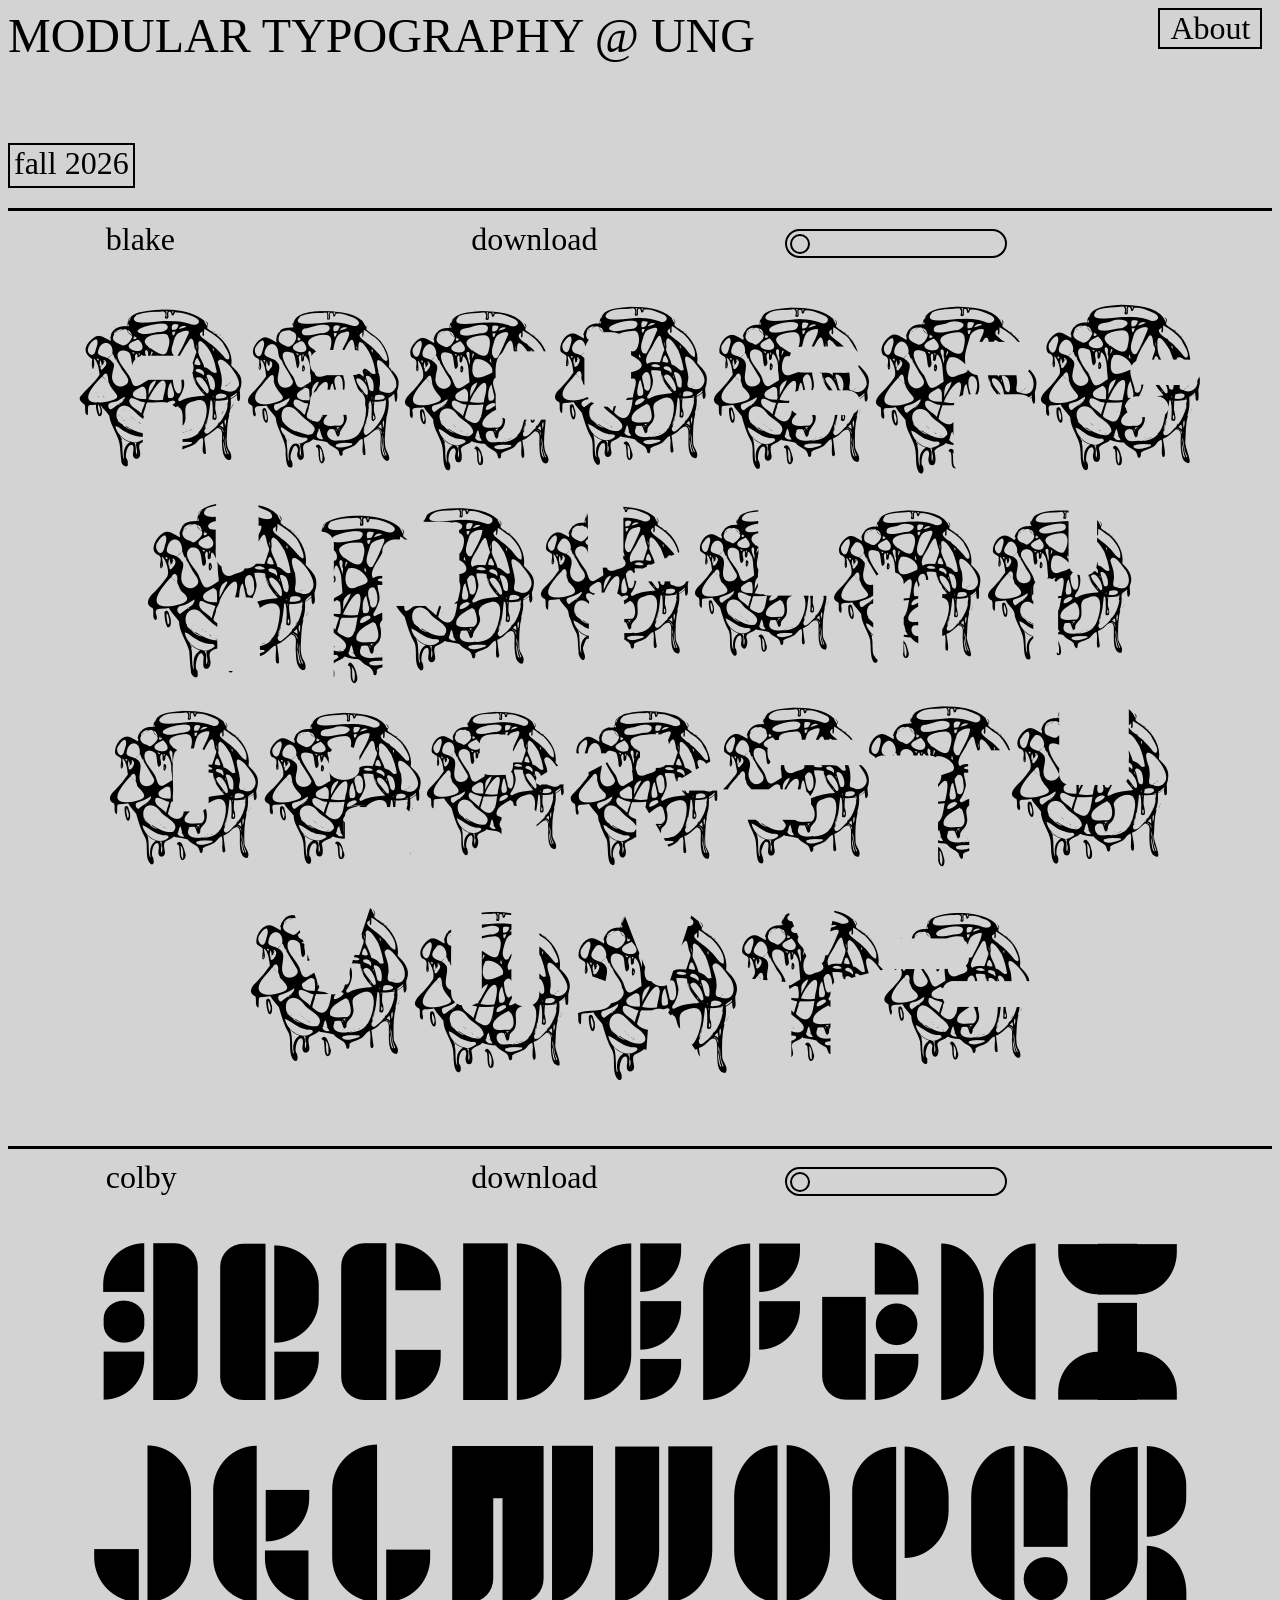
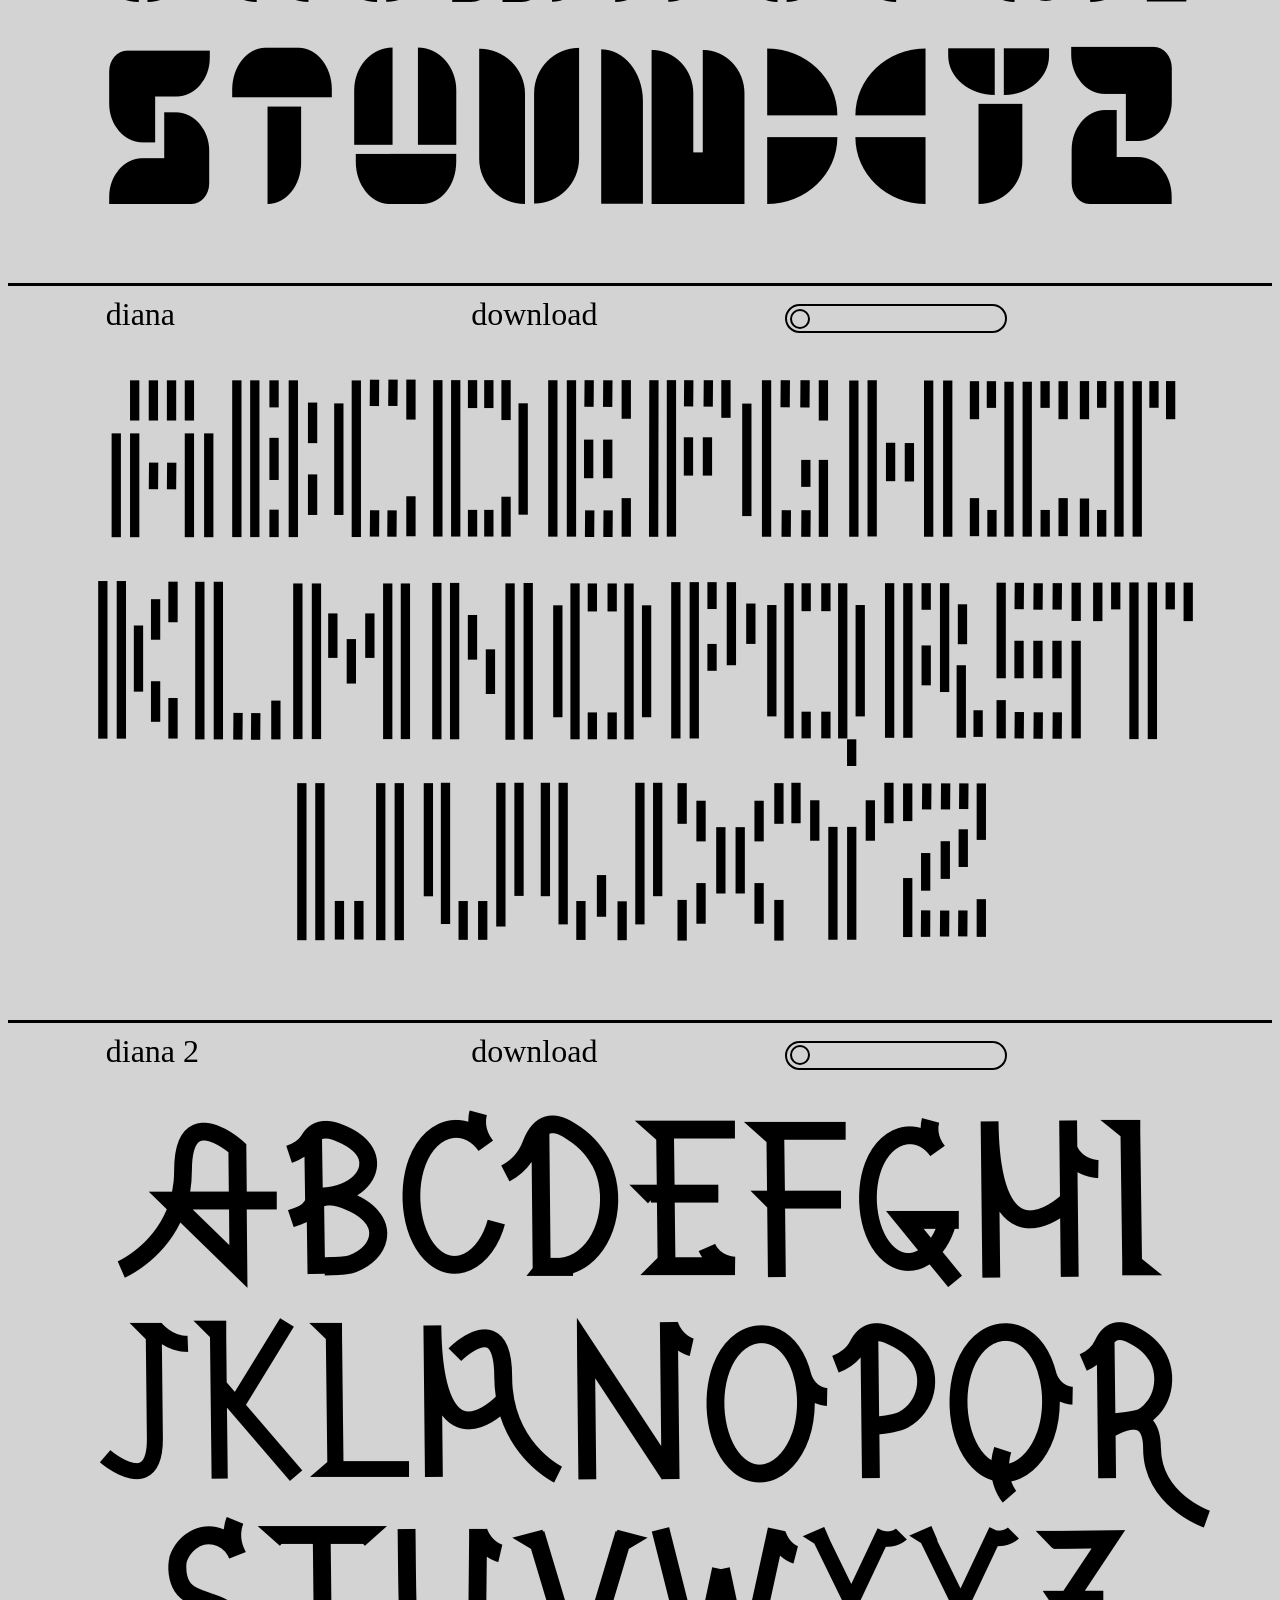
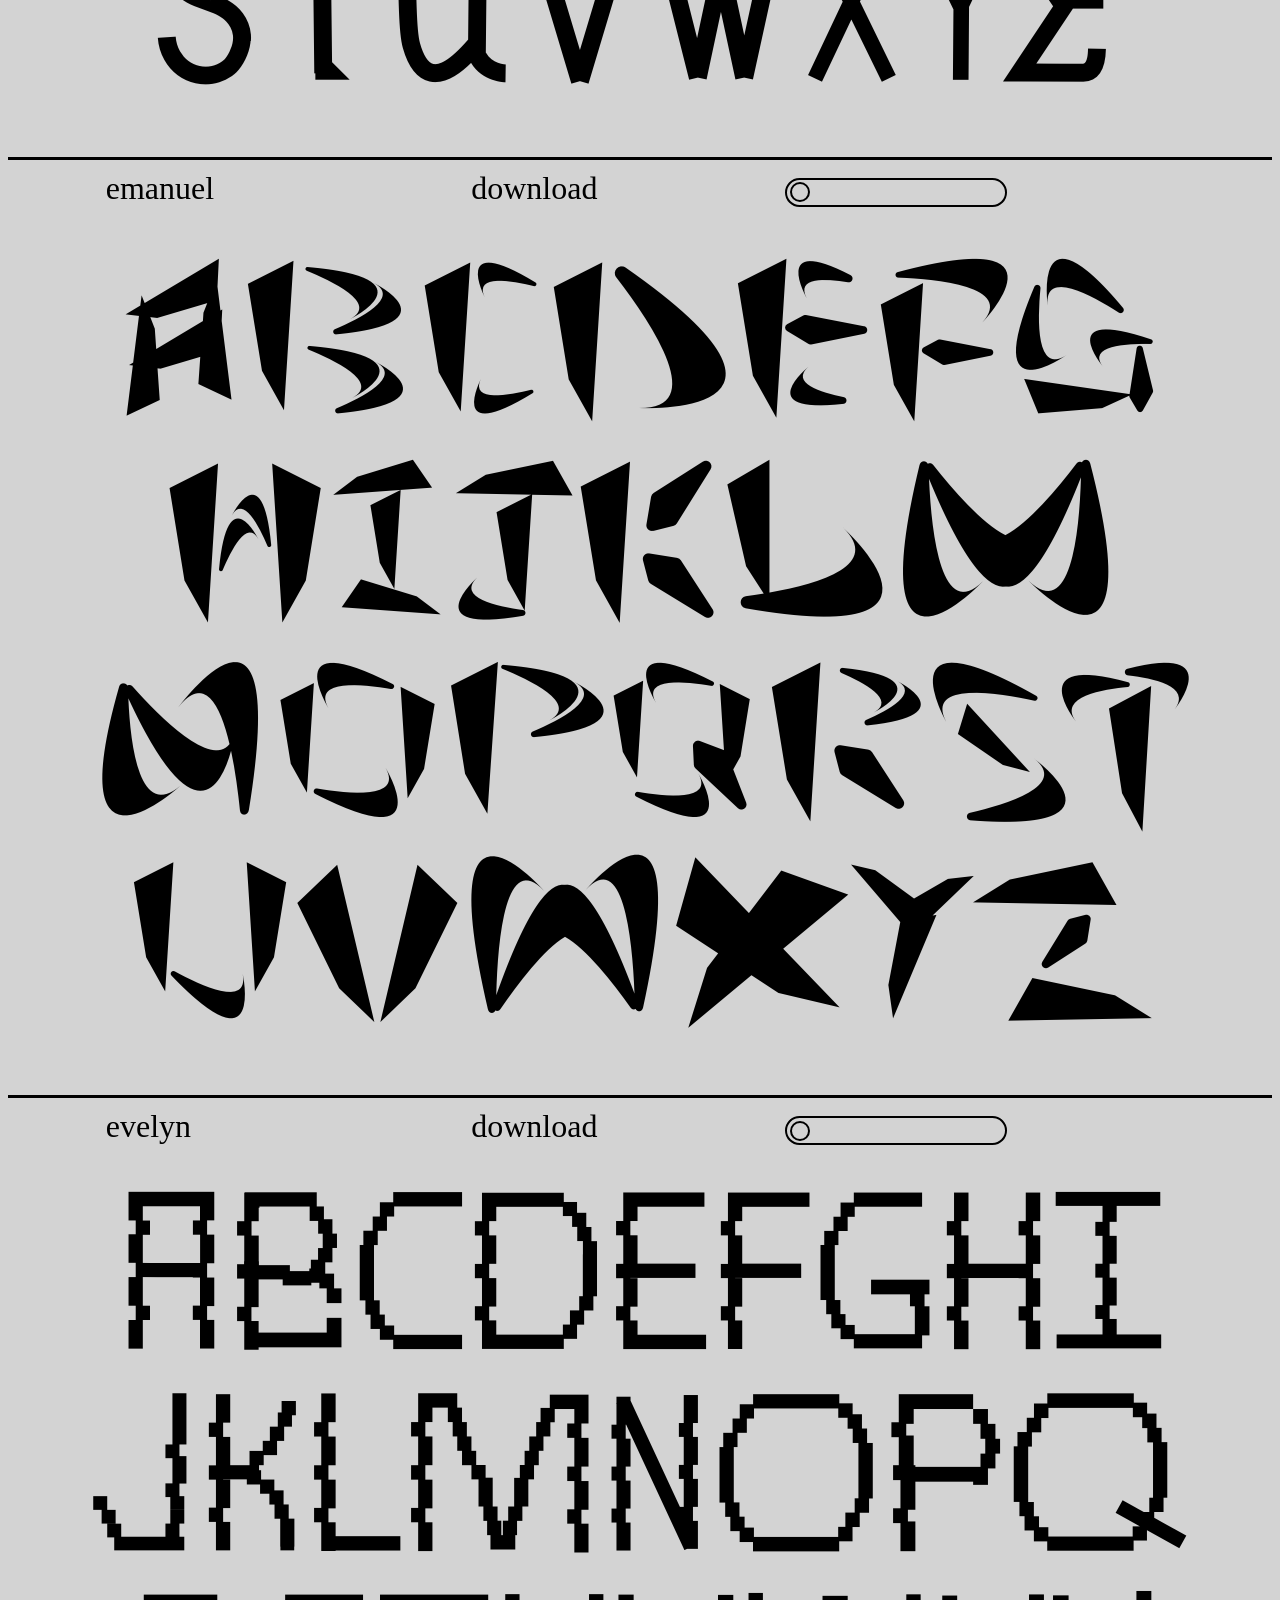
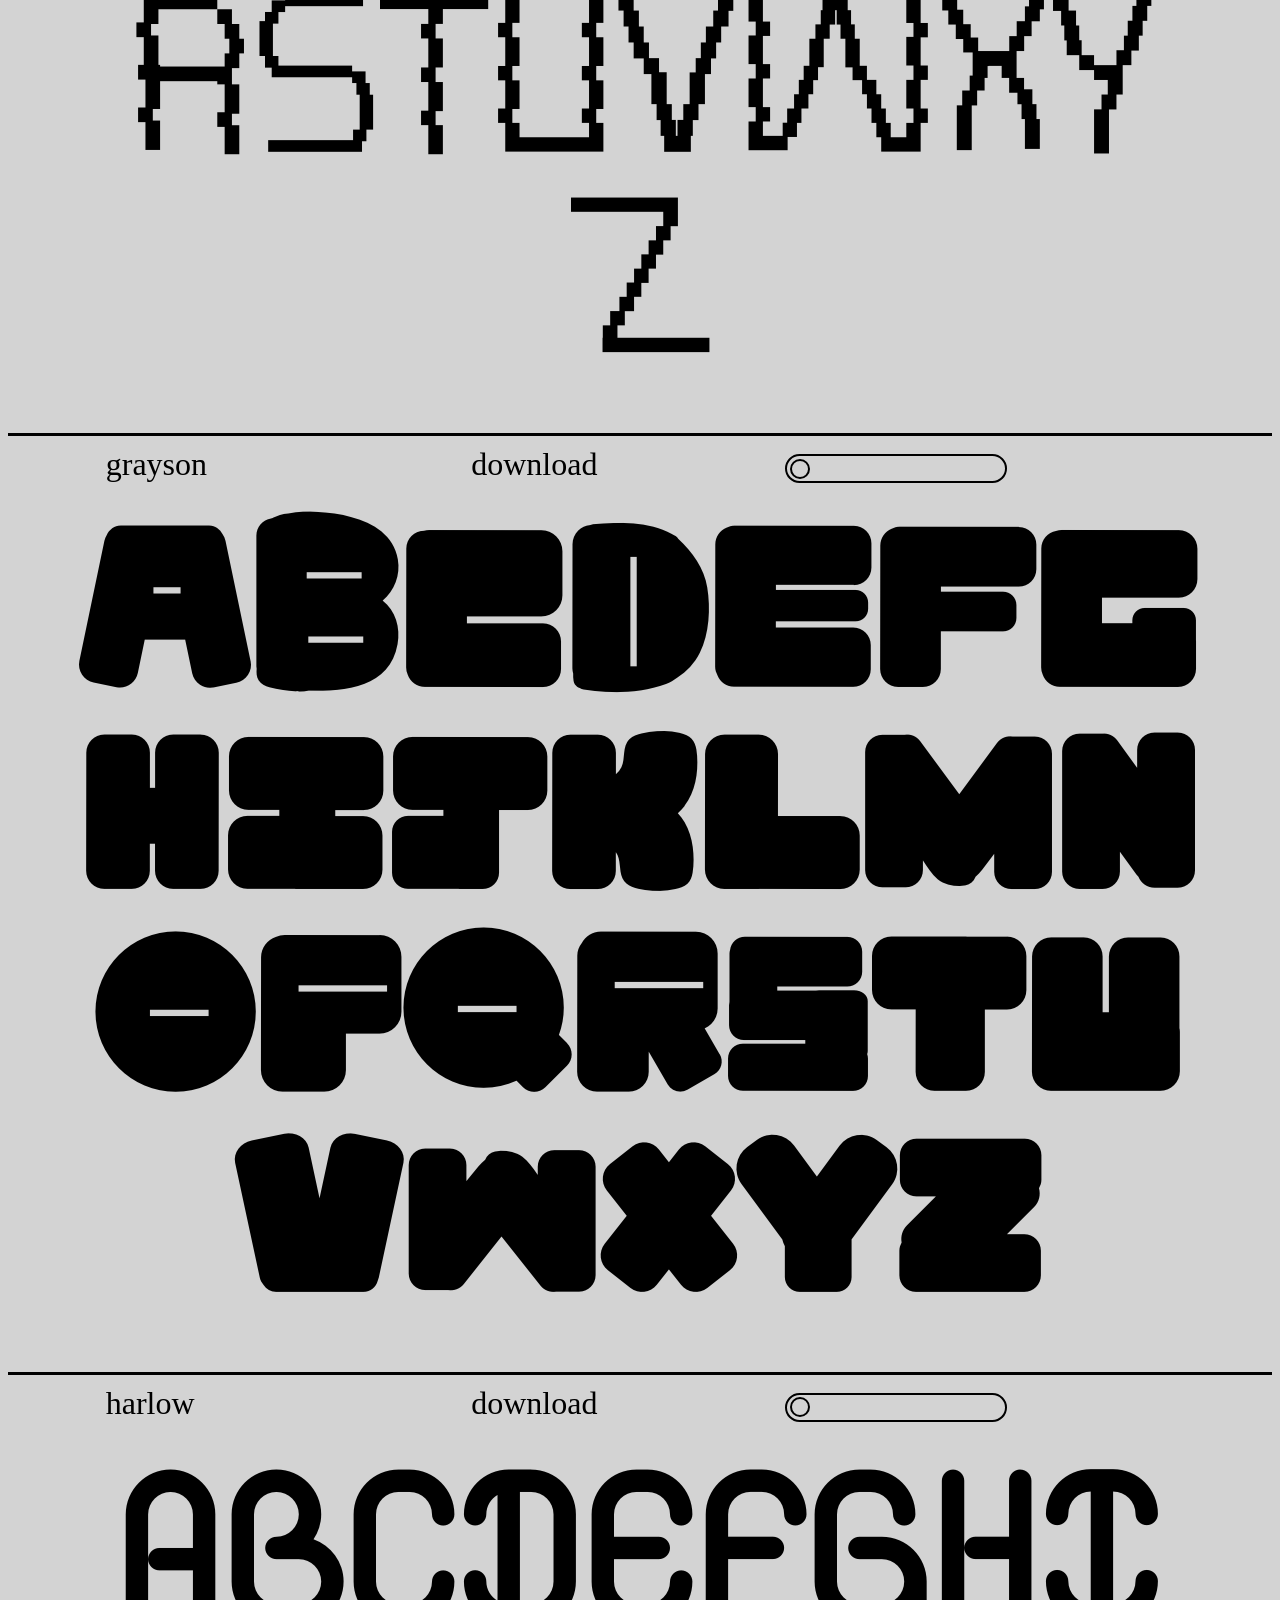
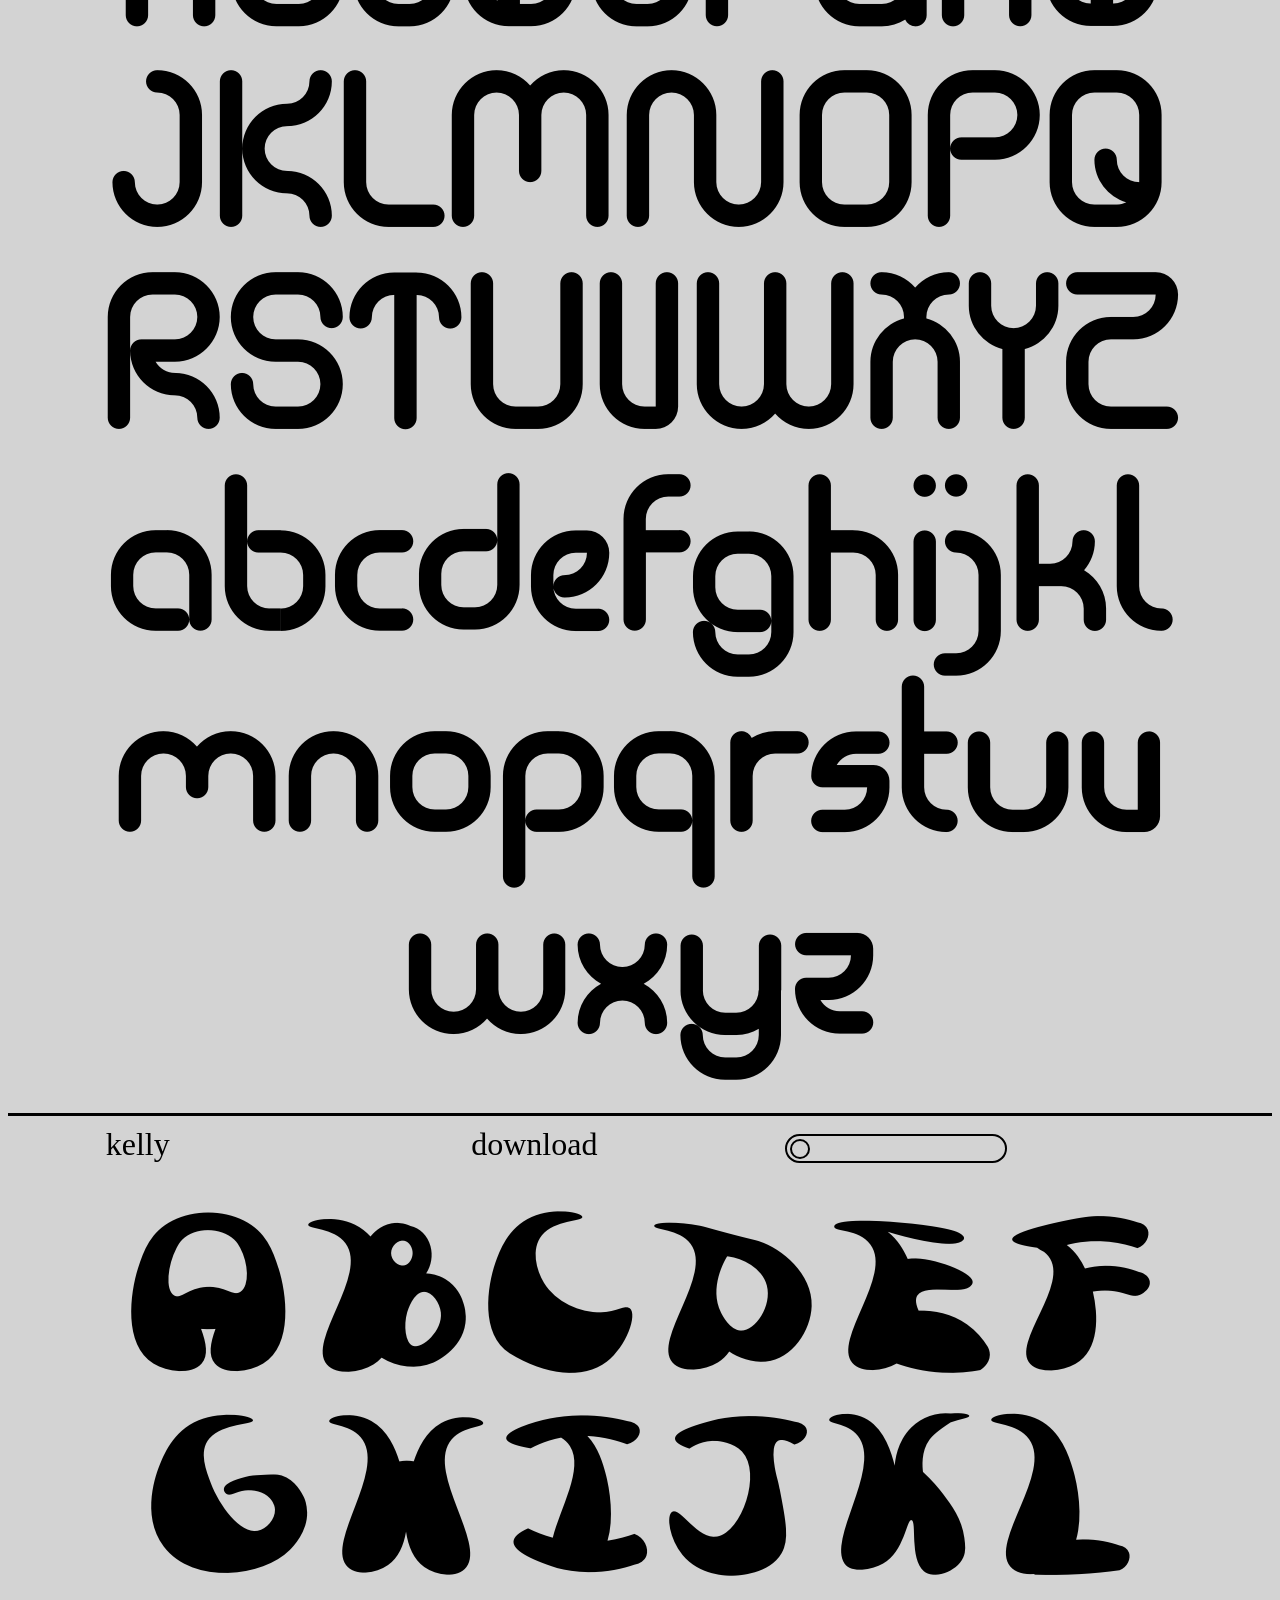
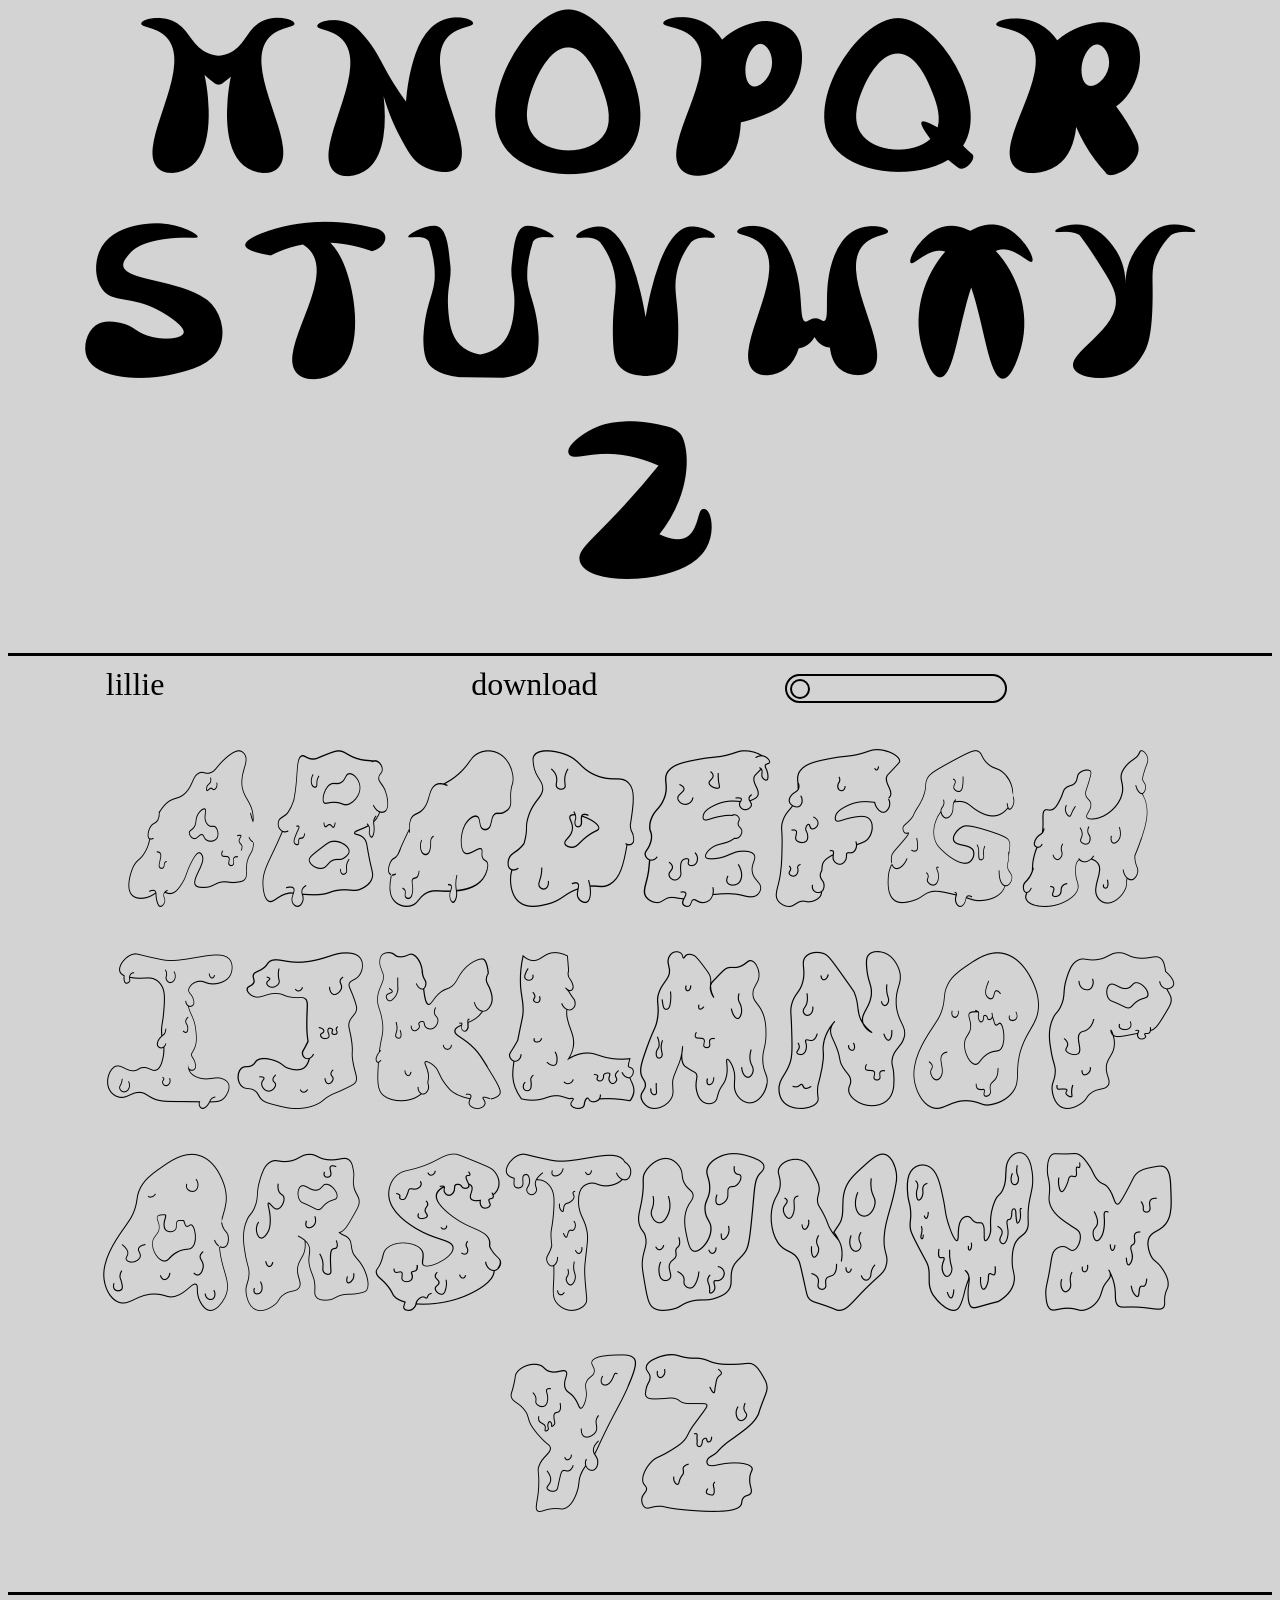
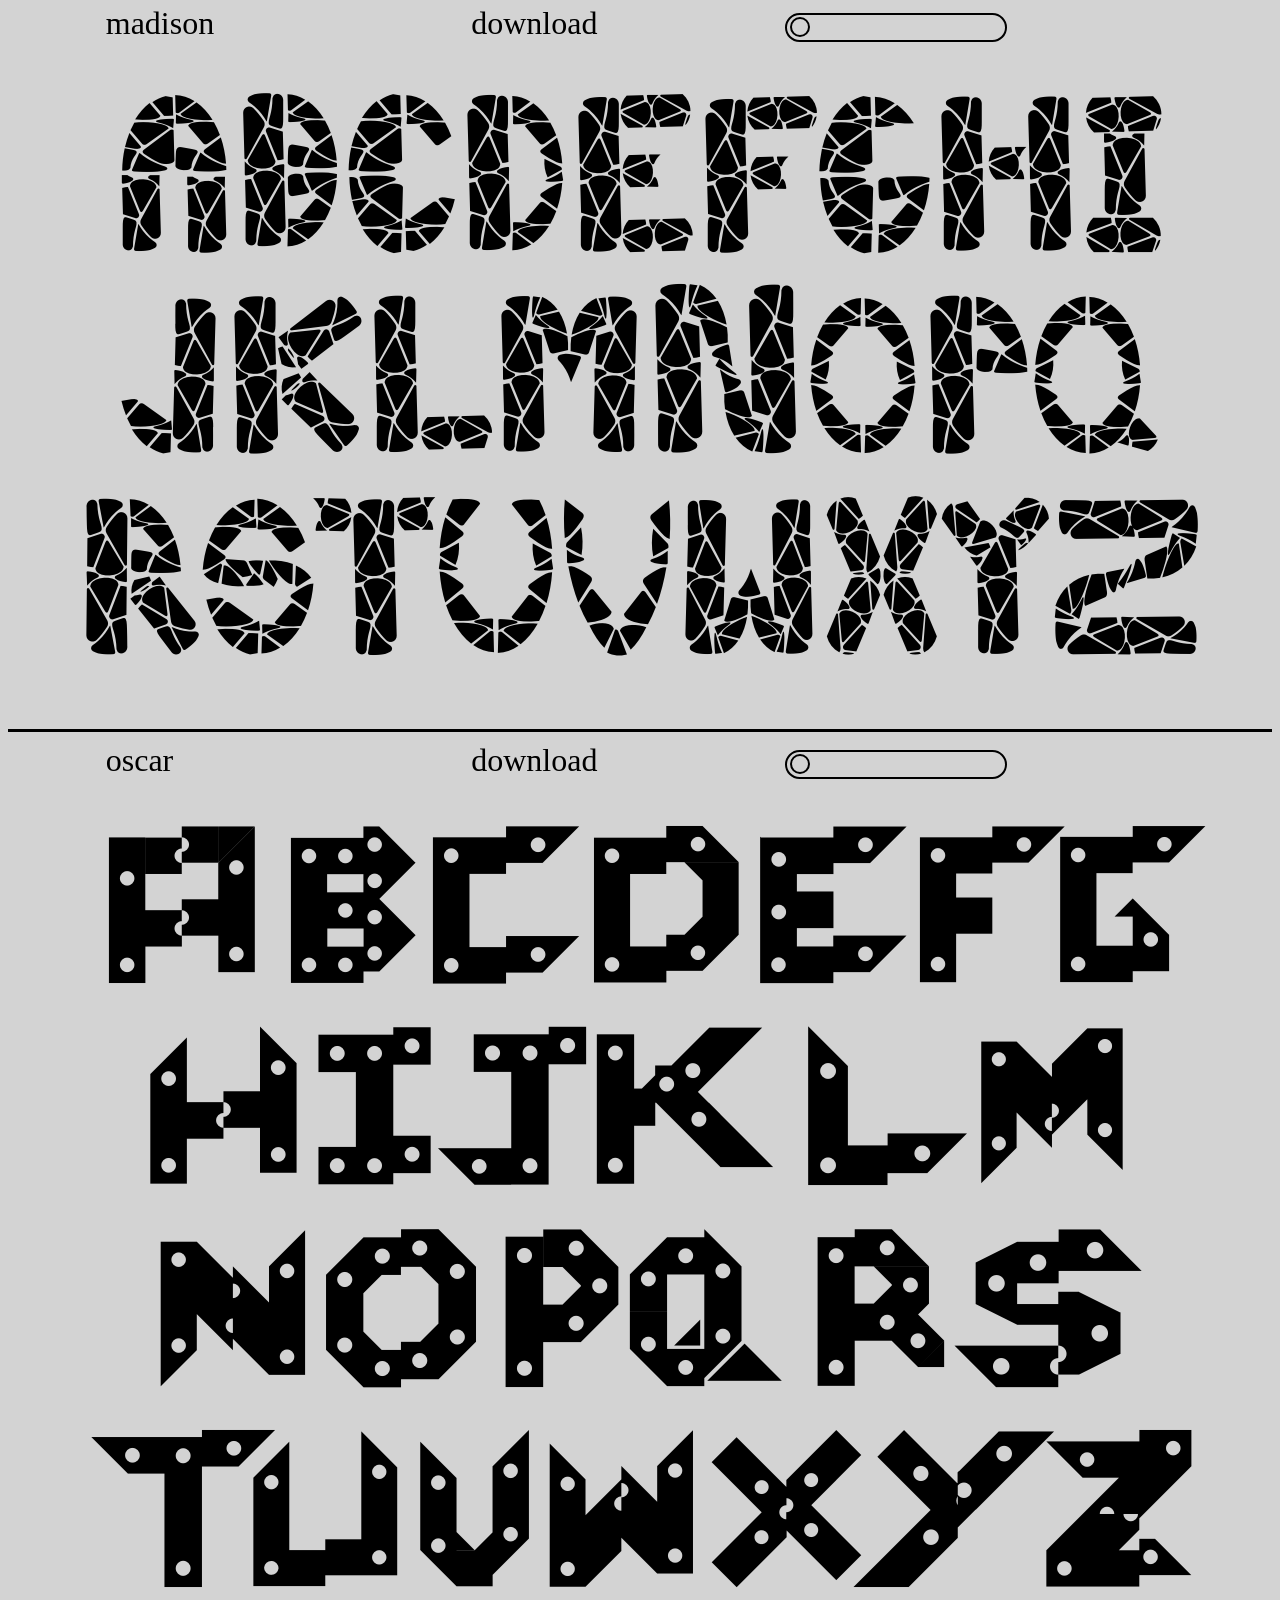
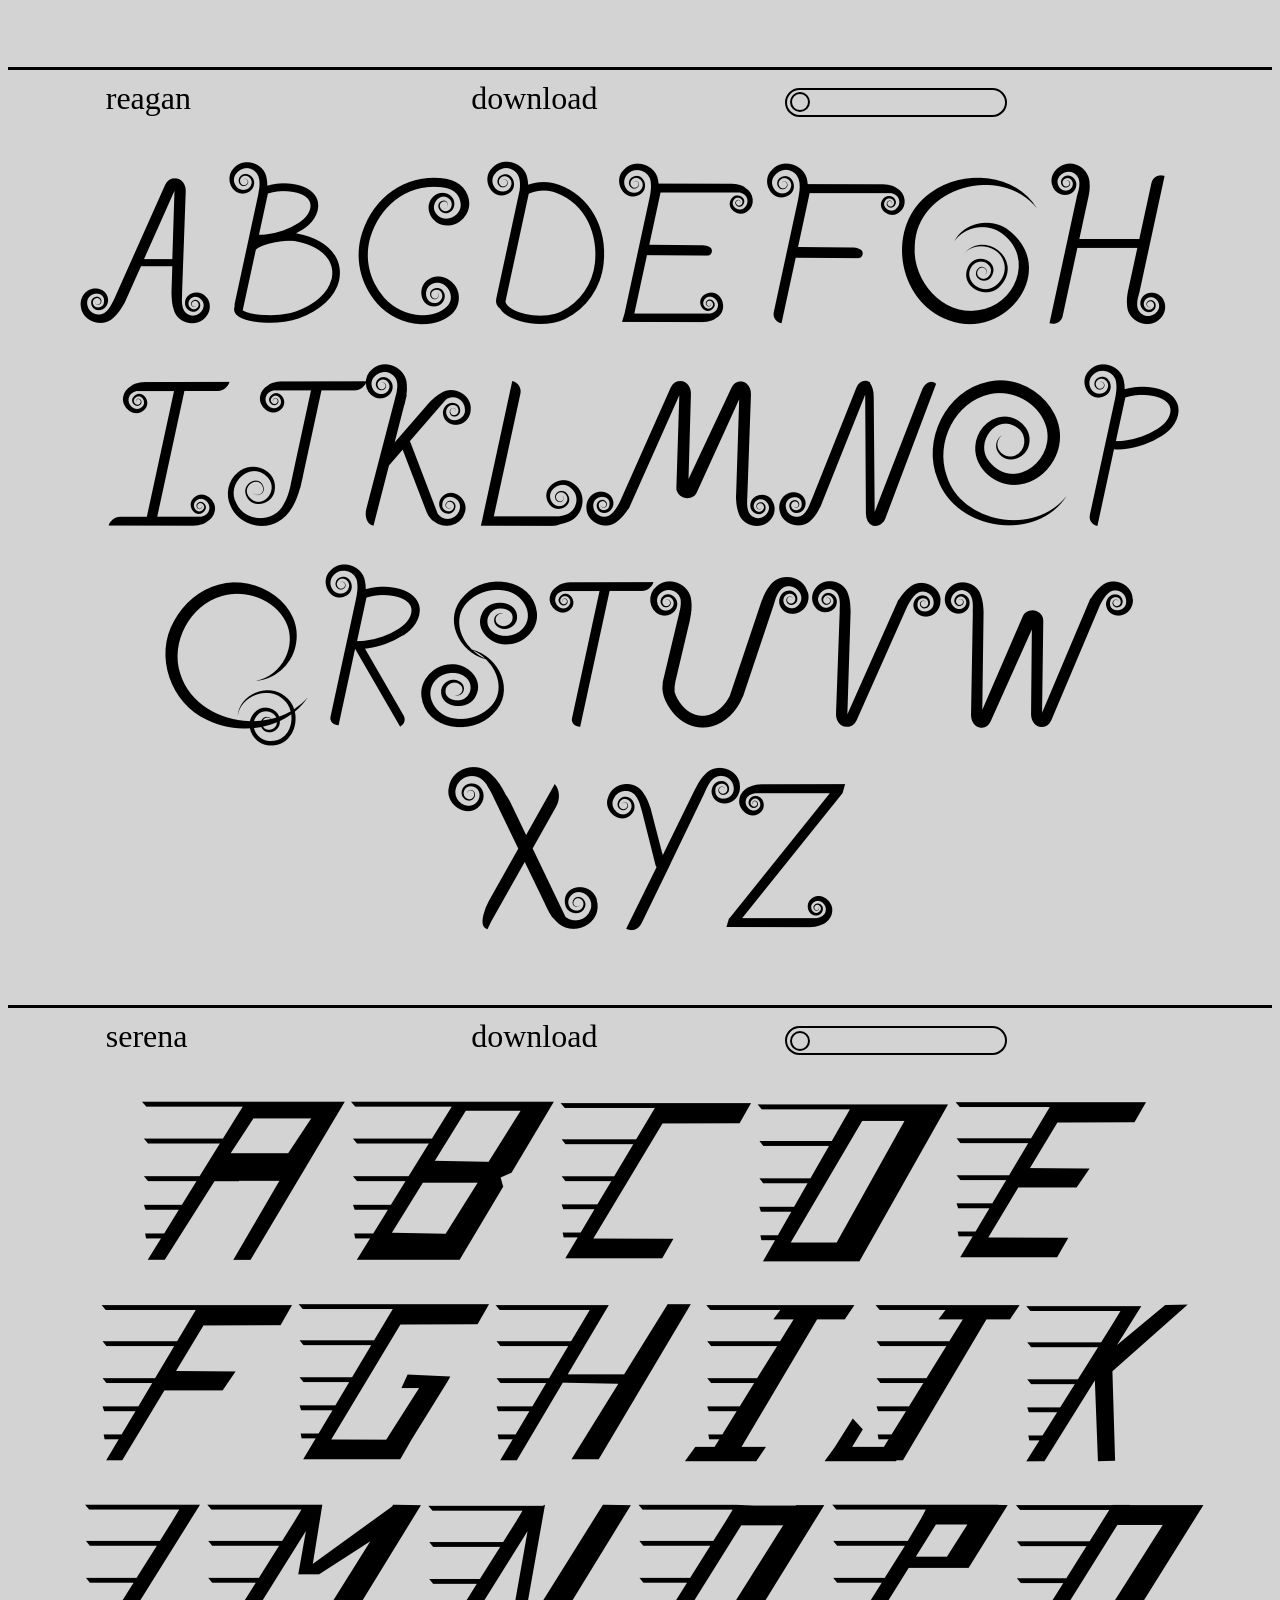
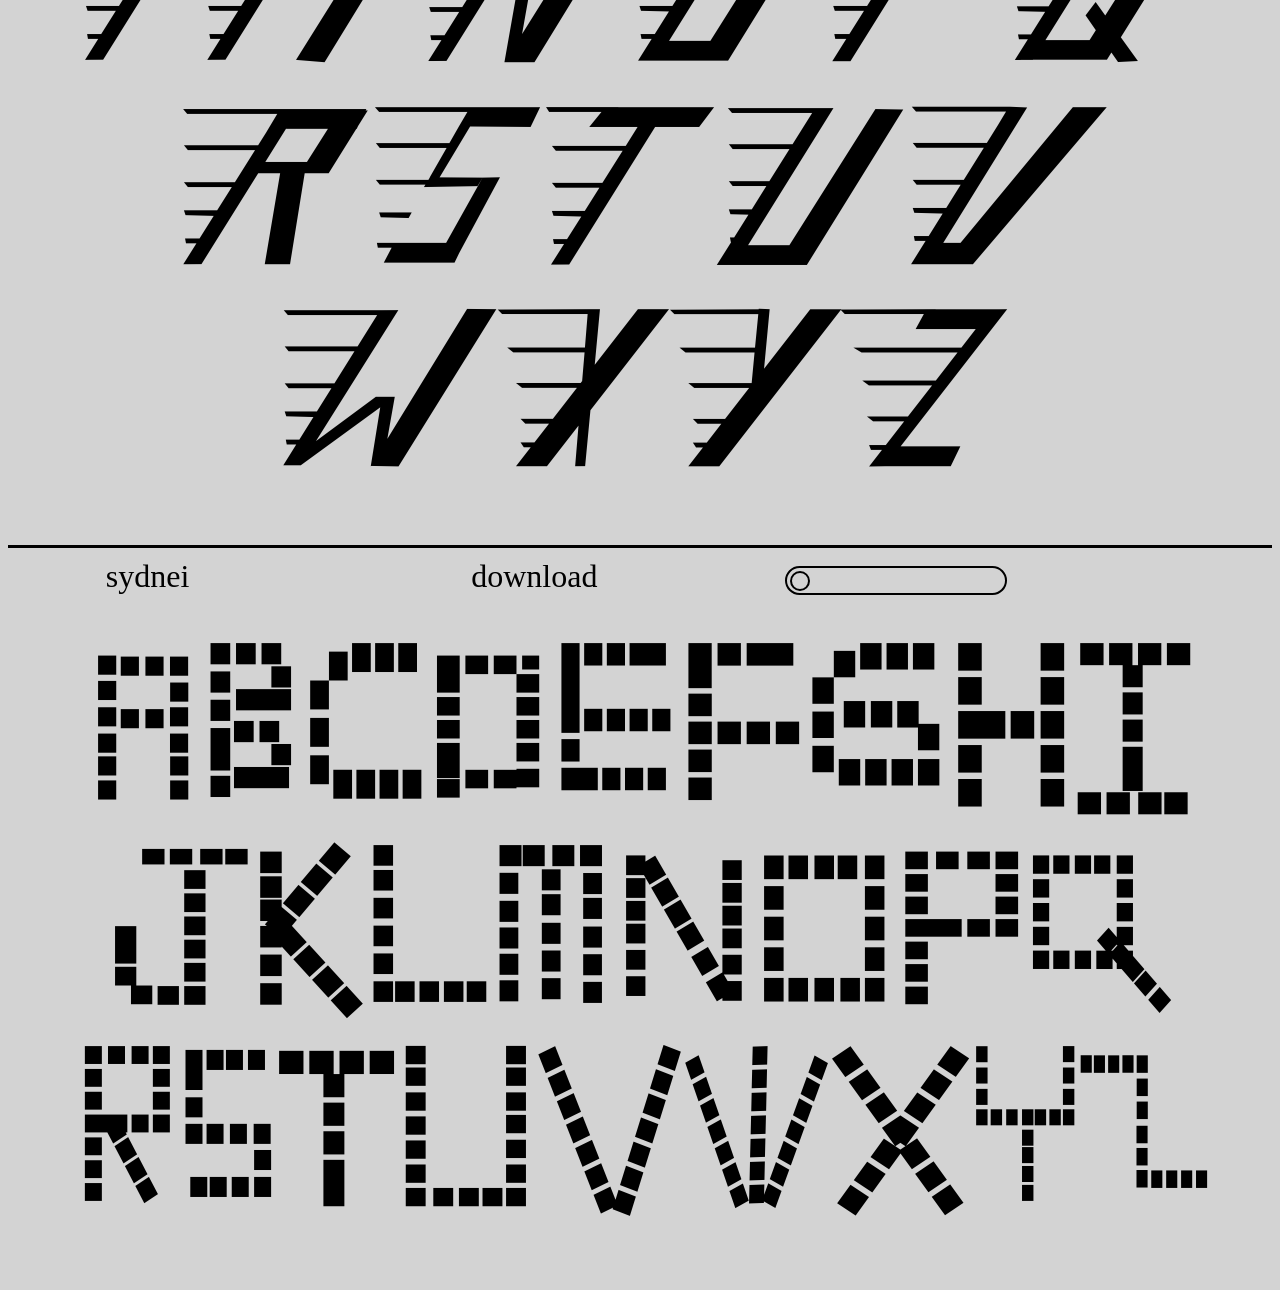
<file: index.html>
<!DOCTYPE html>
<html>
  <head>
    <script src="https://ajax.googleapis.com/ajax/libs/jquery/3.5.1/jquery.min.js"></script>
    <script src="script.js"></script>
    <link rel="stylesheet" href="style.css" media="screen" />
    <title>Modular Typography</title>
    <link
      rel="icon"
      type="image/png"
      href="https://cdn.glitch.global/ddb6006c-caa0-43e6-abef-065a026137f5/favicon-16x16.png?v=1731301196773"
    />
  </head>
  <body>
    <div id="navigation">
       <div id="info">
        <button class="titleButtons" id="about">About</button>
        <div id="siteTitle">Modular Typography @ UNG</div>
        <a class="infoButtons" id="fullautohp" href="/"
          >
        </a>
        <!-- <div class="titleButtons" id="sketches" href="sketches.html">
          Modular Type
        </div> -->

        <!--    <button class="titleButtons" id="darkmode" onclick="darkMode()">Light Mode</button> -->
      </div>
    </div>

    <div class="intro" id="intro">
      <p id="introText">
        After completing your designs for five modular words in Part I, you will
        selected one word and expanded it into a complete uppercase alphabet
        (A–Z). This alphabet built on your modular system and visual
        characteristics you developed for that word, ensuring that the same
        concept and structure were carried through every letter. Now you can use
        these typefaces however you'd like!
      </p>
    </div>

   

    <div class="allTypeThings">
       <div class="className">Fall 2026</div>

      <div class="typeInfo">
        <div class="typefaceNameDIV">
          <span class="typefaceName">Blake</span>
        </div>
        <div class="downloadbutton">
          <a
            class="atag"
            href="fonts/Blake.otf"
            >Download
          </a>
        </div>
        <input
          class="slider"
          type="range"
          min="40"
          max="1000"
          value="40"
          oninput="updateSize(this.value, Blake)"
        /><br />
        <div
          class="sample textarea"
          id="Blake"
          contenteditable="true"
          spellcheck="false"
          style="font-family: Blake"
        >
          abcdefghijklmnopqrstuvwxyz
        </div>
      </div>
      <style type="text/css">
        @font-face {
          font-family: Blake;
          src: url(fonts/Blake.otf);
        }
      </style>

      <div class="typeInfo">
        <div class="typefaceNameDIV">
          <span class="typefaceName">Colby</span>
        </div>
        <div class="downloadbutton">
          <a
            class="atag"
            href="fonts/Colby.otf"
            >Download
          </a>
        </div>
        <input
          class="slider"
          type="range"
          min="40"
          max="1000"
          value="40"
          oninput="updateSize(this.value, Colby)"
        /><br />
        <div
          class="sample textarea"
          id="Colby"
          contenteditable="true"
          spellcheck="false"
          style="font-family: Colby"
        >
          abcdefghijklmnopqrstuvwxyz
        </div>
      </div>
      <style type="text/css">
        @font-face {
          font-family: Colby;
          src: url(fonts/Colby.otf);
        }
      </style>

      <div class="typeInfo">
        <div class="typefaceNameDIV">
          <span class="typefaceName">Diana</span>
        </div>
        <div class="downloadbutton">
          <a
            class="atag"
            href="fonts/Diana.otf"
            >Download
          </a>
        </div>
        <input
          class="slider"
          type="range"
          min="40"
          max="1000"
          value="40"
          oninput="updateSize(this.value, Diana)"
        /><br />
        <div
          class="sample textarea"
          id="Diana"
          contenteditable="true"
          spellcheck="false"
          style="font-family: Diana"
        >
          abcdefghijklmnopqrstuvwxyz
        </div>
      </div>
      <style type="text/css">
        @font-face {
          font-family: Diana;
          src: url(fonts/Diana.otf);
        }
      </style>

      <div class="typeInfo">
        <div class="typefaceNameDIV">
          <span class="typefaceName">Diana 2</span>
        </div>
        <div class="downloadbutton">
          <a
            class="atag"
            href="fonts/Diana2.otf"
            >Download
          </a>
        </div>
        <input
          class="slider"
          type="range"
          min="40"
          max="1000"
          value="40"
          oninput="updateSize(this.value, Diana2)"
        /><br />
        <div
          class="sample textarea"
          id="Diana2"
          contenteditable="true"
          spellcheck="false"
          style="font-family: Diana2"
        >
          abcdefghijklmnopqrstuvwxyz
        </div>
      </div>
      <style type="text/css">
        @font-face {
          font-family: Diana2;
          src: url(fonts/Diana2.otf);
        }
      </style>

      <div class="typeInfo">
        <div class="typefaceNameDIV">
          <span class="typefaceName">Emanuel</span>
        </div>
        <div class="downloadbutton">
          <a
            class="atag"
            href="fonts/Emanuel.otf"
            >Download
          </a>
        </div>
        <input
          class="slider"
          type="range"
          min="40"
          max="1000"
          value="40"
          oninput="updateSize(this.value, Emanuel)"
        /><br />
        <div
          class="sample textarea"
          id="Emanuel"
          contenteditable="true"
          spellcheck="false"
          style="font-family: Emanuel"
        >
          abcdefghijklmnopqrstuvwxyz
        </div>
      </div>
      <style type="text/css">
        @font-face {
          font-family: Emanuel;
          src: url(fonts/Emanuel.otf);
        }
      </style>

      <div class="typeInfo">
        <div class="typefaceNameDIV">
          <span class="typefaceName">Evelyn</span>
        </div>
        <div class="downloadbutton">
          <a
            class="atag"
            href="fonts/Evelyn.otf"
            >Download
          </a>
        </div>
        <input
          class="slider"
          type="range"
          min="40"
          max="1000"
          value="40"
          oninput="updateSize(this.value, Evelyn)"
        /><br />
        <div
          class="sample textarea"
          id="Evelyn"
          contenteditable="true"
          spellcheck="false"
          style="font-family: Evelyn"
        >
          abcdefghijklmnopqrstuvwxyz
        </div>
      </div>
      <style type="text/css">
        @font-face {
          font-family: Evelyn;
          src: url(fonts/Evelyn.otf);
        }
      </style>

      <div class="typeInfo">
        <div class="typefaceNameDIV">
          <span class="typefaceName">Grayson</span>
        </div>
        <div class="downloadbutton">
          <a
            class="atag"
            href="fonts/Grayson.otf"
            >Download
          </a>
        </div>
        <input
          class="slider"
          type="range"
          min="40"
          max="1000"
          value="40"
          oninput="updateSize(this.value, Grayson)"
        /><br />
        <div
          class="sample textarea"
          id="Grayson"
          contenteditable="true"
          spellcheck="false"
          style="font-family: Grayson"
        >
          abcdefghijklmnopqrstuvwxyz
        </div>
      </div>
      <style type="text/css">
        @font-face {
          font-family: Grayson;
          src: url(fonts/Grayson.otf);
        }
      </style>

      <div class="typeInfo">
        <div class="typefaceNameDIV">
          <span class="typefaceName">Harlow</span>
        </div>
        <div class="downloadbutton">
          <a
            class="atag"
            href="fonts/Harlow.otf"
            >Download
          </a>
        </div>
        <input
          class="slider"
          type="range"
          min="40"
          max="1000"
          value="40"
          oninput="updateSize(this.value, Harlow)"
        /><br />
        <div
          class="sample textarea"
          id="Harlow"
          contenteditable="true"
          spellcheck="false"
          style="font-family: Harlow"
        >
          ABCDEFGHIJKLMNOPQRSTUVWXYZ<br>
          abcdefghijklmnopqrstuvwxyz
        </div>
      </div>
      <style type="text/css">
        @font-face {
          font-family: Harlow;
          src: url(fonts/Harlow.otf);
        }
      </style>

      <div class="typeInfo">
        <div class="typefaceNameDIV">
          <span class="typefaceName">Kelly</span>
        </div>
        <div class="downloadbutton">
          <a
            class="atag"
            href="fonts/Kelly.otf"
            >Download
          </a>
        </div>
        <input
          class="slider"
          type="range"
          min="40"
          max="1000"
          value="40"
          oninput="updateSize(this.value, Kelly)"
        /><br />
        <div
          class="sample textarea"
          id="Kelly"
          contenteditable="true"
          spellcheck="false"
          style="font-family: Kelly"
        >
          abcdefghijklmnopqrstuvwxyz
        </div>
      </div>
      <style type="text/css">
        @font-face {
          font-family: Kelly;
          src: url(fonts/Kelly.otf);
        }
      </style>

      <div class="typeInfo">
        <div class="typefaceNameDIV">
          <span class="typefaceName">Lillie</span>
        </div>
        <div class="downloadbutton">
          <a
            class="atag"
            href="fonts/Lillie.otf"
            >Download
          </a>
        </div>
        <input
          class="slider"
          type="range"
          min="40"
          max="1000"
          value="40"
          oninput="updateSize(this.value, Lillie)"
        /><br />
        <div
          class="sample textarea"
          id="Lillie"
          contenteditable="true"
          spellcheck="false"
          style="font-family: Lillie"
        >
          abcdefghijklmnopqrstuvwxyz
        </div>
      </div>
      <style type="text/css">
        @font-face {
          font-family: Lillie;
          src: url(fonts/Lillie.otf);
        }
      </style>

      <div class="typeInfo">
        <div class="typefaceNameDIV">
          <span class="typefaceName">Madison</span>
        </div>
        <div class="downloadbutton">
          <a
            class="atag"
            href="fonts/Madison.otf"
            >Download
          </a>
        </div>
        <input
          class="slider"
          type="range"
          min="40"
          max="1000"
          value="40"
          oninput="updateSize(this.value, Madison)"
        /><br />
        <div
          class="sample textarea"
          id="Madison"
          contenteditable="true"
          spellcheck="false"
          style="font-family: Madison"
        >
          abcdefghijklmnopqrstuvwxyz
        </div>
      </div>
      <style type="text/css">
        @font-face {
          font-family: Madison;
          src: url(fonts/Madison.otf);
        }
      </style>

      <div class="typeInfo">
        <div class="typefaceNameDIV">
          <span class="typefaceName">Oscar</span>
        </div>
        <div class="downloadbutton">
          <a
            class="atag"
            href="fonts/Oscar.otf"
            >Download
          </a>
        </div>
        <input
          class="slider"
          type="range"
          min="40"
          max="1000"
          value="40"
          oninput="updateSize(this.value, Oscar)"
        /><br />
        <div
          class="sample textarea"
          id="Oscar"
          contenteditable="true"
          spellcheck="false"
          style="font-family: Oscar"
        >
          abcdefghijklmnopqrstuvwxyz
        </div>
      </div>
      <style type="text/css">
        @font-face {
          font-family: Oscar;
          src: url(fonts/Oscar.otf);
        }
      </style>

      <div class="typeInfo">
        <div class="typefaceNameDIV">
          <span class="typefaceName">Reagan</span>
        </div>
        <div class="downloadbutton">
          <a
            class="atag"
            href="fonts/Reagan.otf"
            >Download
          </a>
        </div>
        <input
          class="slider"
          type="range"
          min="40"
          max="1000"
          value="40"
          oninput="updateSize(this.value, Reagan)"
        /><br />
        <div
          class="sample textarea"
          id="Reagan"
          contenteditable="true"
          spellcheck="false"
          style="font-family: Reagan"
        >
          abcdefghijklmnopqrstuvwxyz
        </div>
      </div>
      <style type="text/css">
        @font-face {
          font-family: Reagan;
          src: url(fonts/Reagan.otf);
        }
      </style>

      <div class="typeInfo">
        <div class="typefaceNameDIV">
          <span class="typefaceName">Serena</span>
        </div>
        <div class="downloadbutton">
          <a
            class="atag"
            href="fonts/Serena.otf"
            >Download
          </a>
        </div>
        <input
          class="slider"
          type="range"
          min="40"
          max="1000"
          value="40"
          oninput="updateSize(this.value, Serena)"
        /><br />
        <div
          class="sample textarea"
          id="Serena"
          contenteditable="true"
          spellcheck="false"
          style="font-family: Serena"
        >
          abcdefghijklmnopqrstuvwxyz
        </div>
      </div>
      <style type="text/css">
        @font-face {
          font-family: Serena;
          src: url(fonts/Serena.otf);
        }
      </style>

      <div class="typeInfo">
        <div class="typefaceNameDIV">
          <span class="typefaceName">Sydnei</span>
        </div>
        <div class="downloadbutton">
          <a
            class="atag"
            href="fonts/Sydnei.otf"
            >Download
          </a>
        </div>
        <input
          class="slider"
          type="range"
          min="40"
          max="1000"
          value="40"
          oninput="updateSize(this.value, Sydnei)"
        /><br />
        <div
          class="sample textarea"
          id="Sydnei"
          contenteditable="true"
          spellcheck="false"
          style="font-family: Sydnei"
        >
          abcdefghijklmnopqrstuvwxyz
        </div>
      </div>
      <style type="text/css">
        @font-face {
          font-family: Sydnei;
          src: url(fonts/Sydnei.otf);
        }
      </style>
    </div>

    <script type="text/javascript">
      function updateSize(newVal, id) {
        var newFontSize = newVal + "px";
        $(id).css("font-size", newFontSize);
      }

      function updateLineHeight(newVal, id) {
        var newFontSize = newVal + "px";
        $(id).css("line-height", newFontSize);
      }
    </script>
  </body>
</html>
</file>
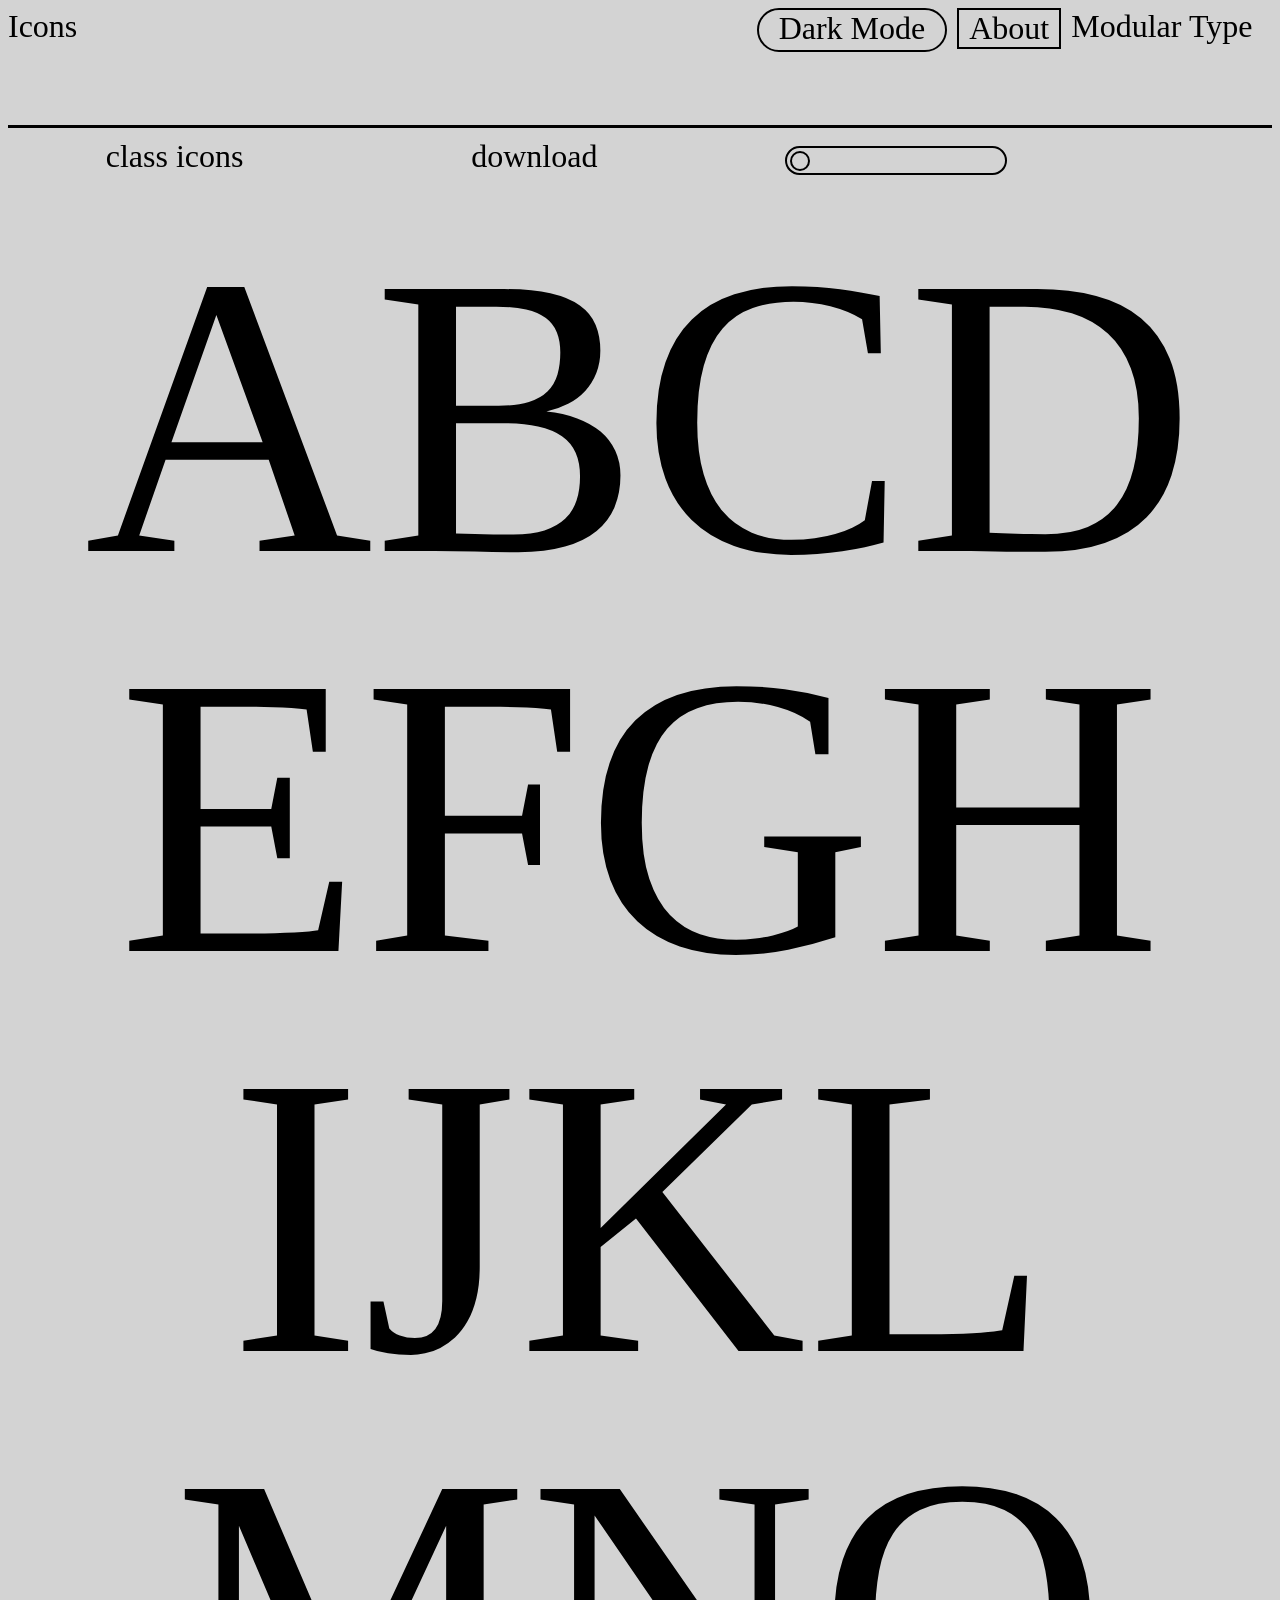
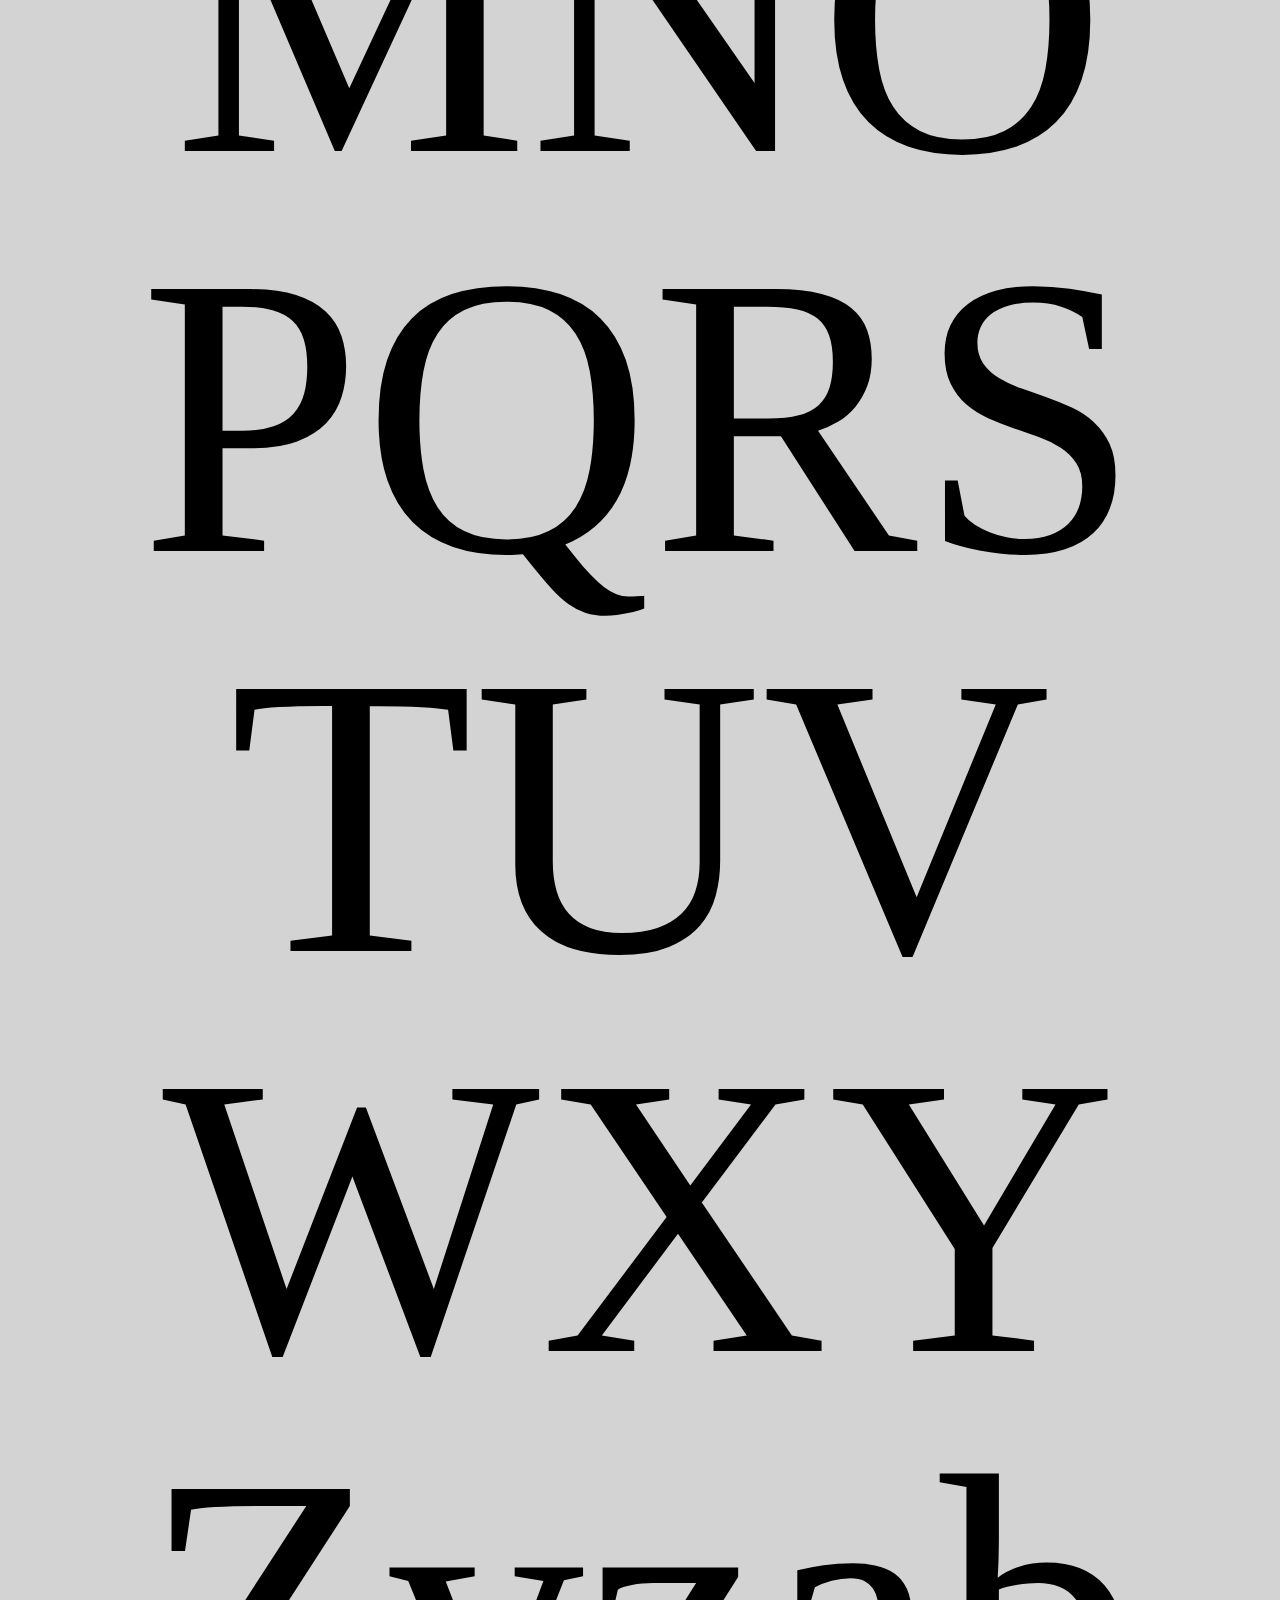
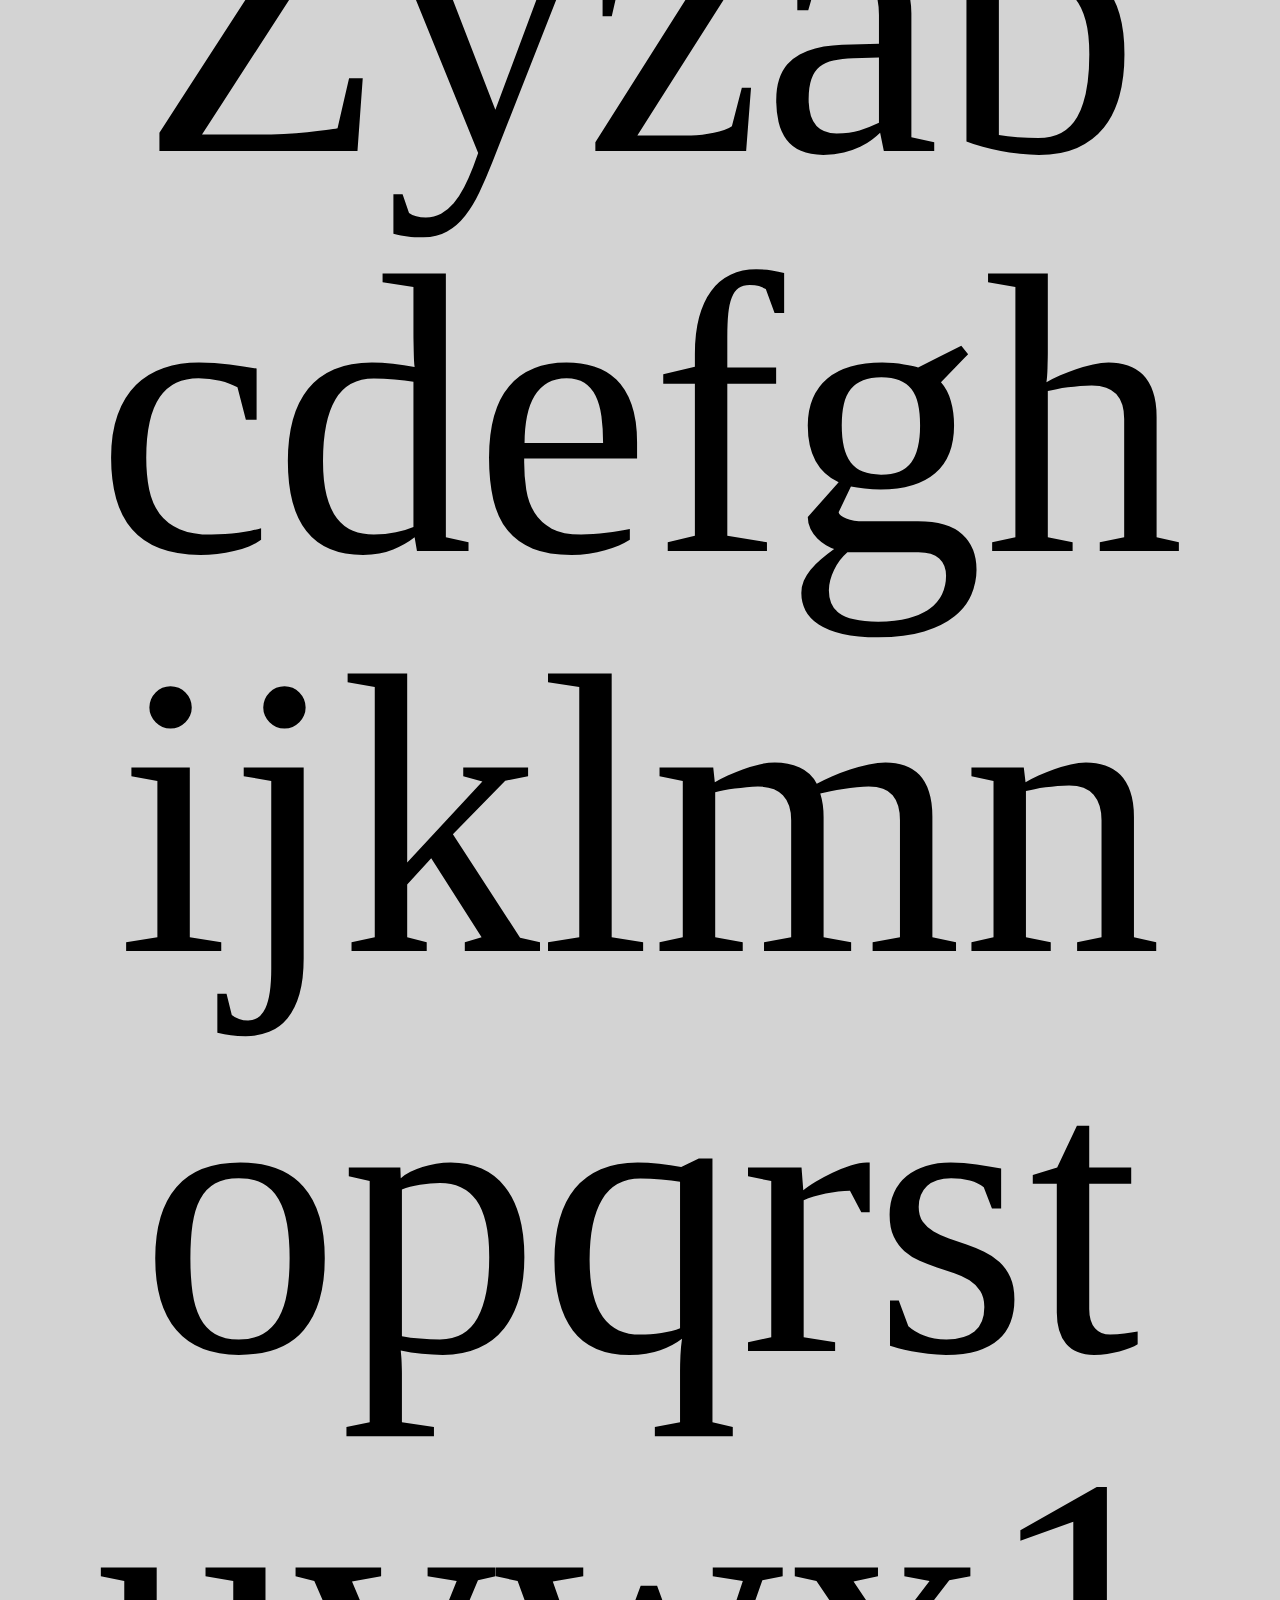
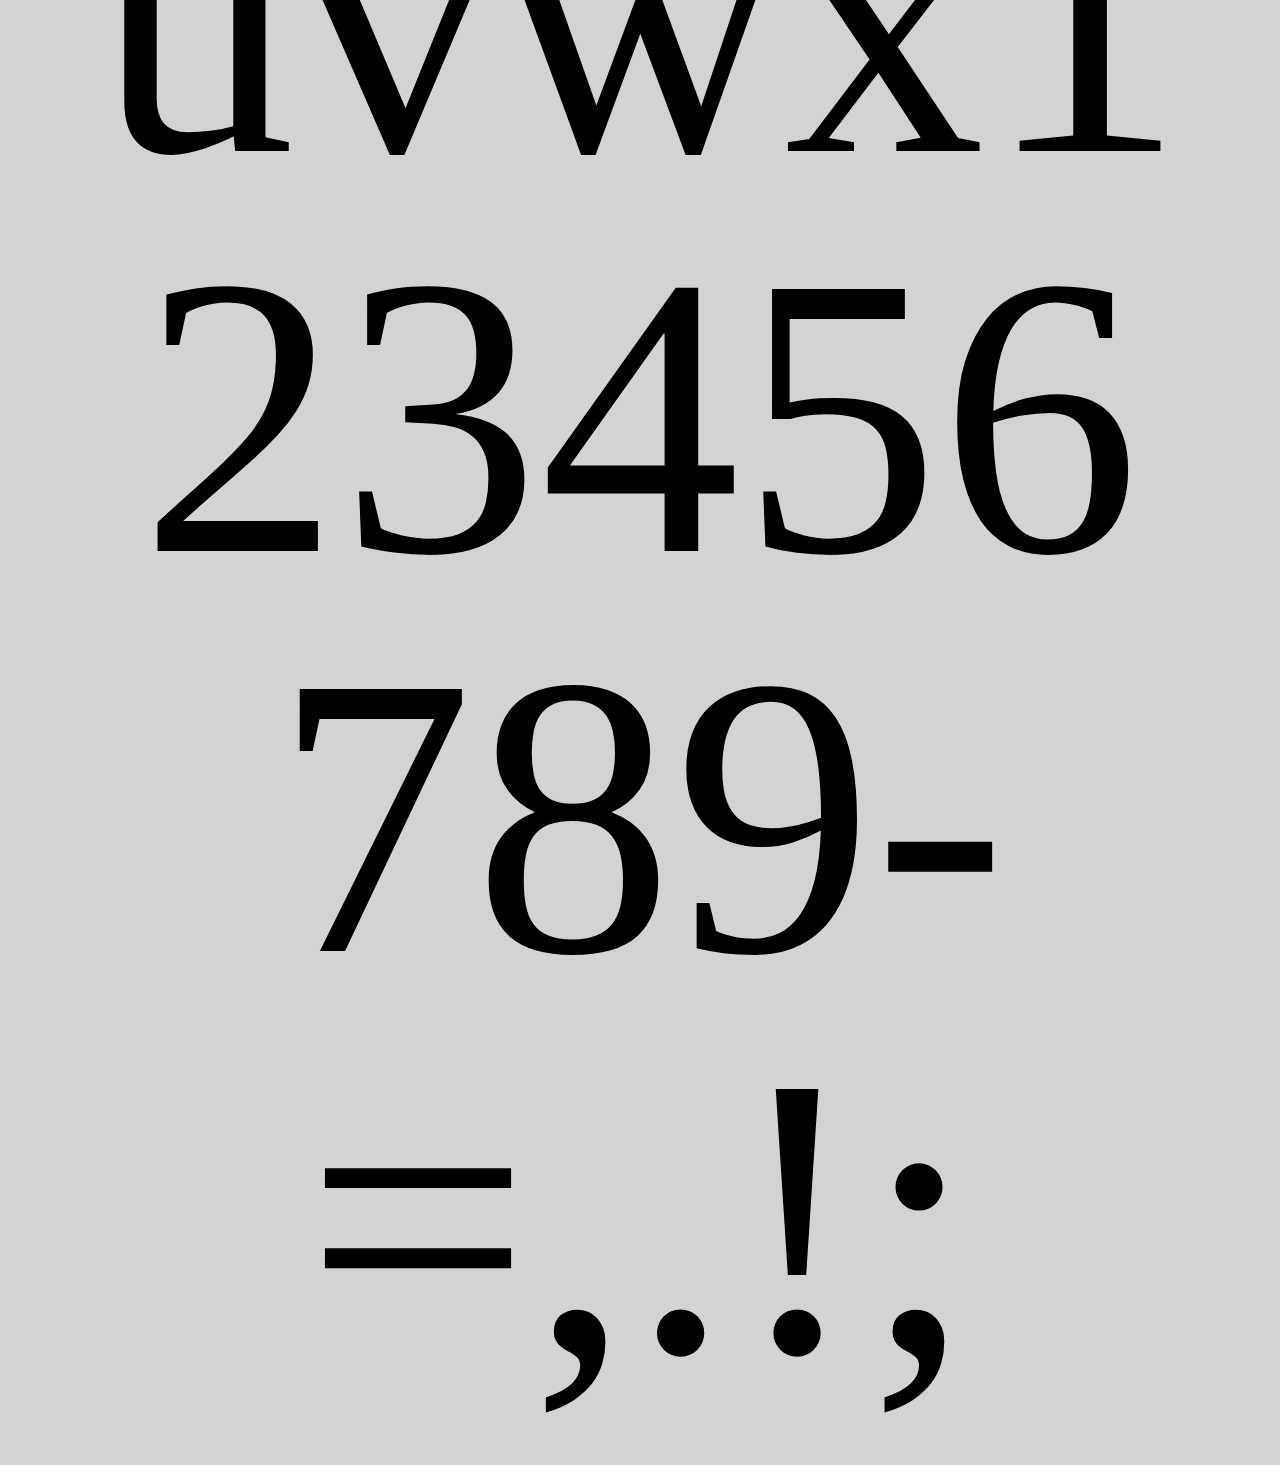
<file: icons.html>
<!DOCTYPE html>
<html>
<head>
  <script src="https://ajax.googleapis.com/ajax/libs/jquery/3.5.1/jquery.min.js"></script>
  <script src="script.js"></script>
  <link rel="stylesheet" href="style.css">
  <title>DSGN 101 Projects</title>
   <link rel="icon" type="image/png" href="https://cdn.glitch.global/ddb6006c-caa0-43e6-abef-065a026137f5/favicon-16x16.png?v=1731301196773"/>
</head>
<body>
  

  
<div id="navigation">
  <div id="info">
   
    <a class="infoButtons" id="fullautohp" href="/">Icons </a>
   
   
<!--      <a class="titleButtons" id="aboutp" href="https://cdn.glitch.me/ddb6006c-caa0-43e6-abef-065a026137f5/Let's%20Get%20Modular%20Lecture%20%E2%80%A2%20Fall%202024.mp4?v=1729032191018">Lecture</a> -->
      <a class="titleButtons" id="iconspage" href="/index.html">Modular Type</a>
        <button class="titleButtons" id="about" onclick="about()">About</button>
    <button class="titleButtons" id="darkmode" onclick="darkMode()">Dark Mode</button>
    
   
  </div> 
</div>


    

<div class="intro" id="intro">
    <p id="introText">

For this project, you developed a set of four icons that were uniform in their theme and characteristics. This typeface represents the entire class's icon set. Now you can use this typefaces however you'd like!
</p>
    </div>


<div class="allTypeThings"><div class="typeInfo"><div class="typefaceNameDIV"><span class="typefaceName">Class Icons<span> </div><div class="downloadbutton"><a class="atag" href="https://cdn.glitch.global/ddb6006c-caa0-43e6-abef-065a026137f5/Icons.otf?v=1731293060401" download>Download  </a></div><input class="slider" type="range" id="size" min="40" max="1000" value="40" oninput="updateSize(this.value, Icons)"><br><div class="sample" id="Icons" class="textarea" contenteditable="true" spellcheck="false" spellcheck="false"  style="font-family:Icons">ABCDEFGHIJKLMNOPQRSTUVWXYZyzabcdefghijklmnopqrstuvwx123456789-=,.!;</div></div>
<style type="text/css">
@font-face {
  font-family: Icons;
  src: url(https://cdn.glitch.global/ddb6006c-caa0-43e6-abef-065a026137f5/Icons.otf?v=1731293060401);
}

</style>



<script type="text/javascript">
function updateSize(newVal, id){
var newFontSize = newVal + "px";
$(id).css("font-size", newFontSize);
}

function updateLineHeight(newVal, id){
  var newFontSize = newVal + "px";
  $(id).css("line-height", newFontSize);

}

</script>

</body>
</html>
</file>
<file: style.css>
@font-face {
  font-family: honey;
  src: url(https://cdn.glitch.global/ddb6006c-caa0-43e6-abef-065a026137f5/G2Erika-Regular.woff2.otf?v=1729028930195);
}


/* width */
::-webkit-scrollbar {
  width: 20px;
}

/* Track */
::-webkit-scrollbar-track {
  background:white;
/*   border-left:2px solid black; */
}

/* Handle */
::-webkit-scrollbar-thumb {
  background:#d3d3d3;
}

/* Handle on hover */
::-webkit-scrollbar-thumb:hover {
  background: #555;
}


body {
  font-family: honey;
  background:#d3d3d3;
   color: black;
}

.dark-mode {
  background-color: black;
  color: white;
}

#darkmode{
  margin-right:10px;
  padding:0px 20px;
  padding-bottom:3px;
  border-radius:30px;
}

#siteTitle {
  font-size: 1.5em;
  text-transform: uppercase;
  margin-bottom: 5px;
  color: black;
}

p {
  width: 97%;
  overflow-x: hidden;
  margin-top: 10px;
  margin-bottom: 100px;
  text-align: center;
  padding-bottom: 50px;
}

h1 {
  left: 10px;
  font-family: sans-serif;
  font-size: 1em;
}

#introText {
    font-size: 2em;
    text-align: left;
    margin-bottom: 0px;
    padding-bottom: 20px;
}

.intro{
     display:none;
}

.about{
   display:block;
}



a {
  text-decoration: none;
/*   color: black; */
  /* margin-left: 10px; */
  margin-top: 0px;
  margin-bottom: 0px;
}

a:hover {
    text-decoration: underline;
}


.className {
  font-size: 2em;
  text-transform: lowercase;
  margin-bottom:20px;
/*   background:#8600EC; */
  border:2px solid black;
  width:fit-content;
  padding:4px;
  padding-top:0px;
  color:black;
}

.typefaceName {
    font-size: 2em;
  text-transform: lowercase;
/*   background:white; */
  padding:0px 10px;
}

.downloadbutton {
  text-decoration: none;
/*   color: black; */
  font-size: 2em;
  bottom: 25px;
  left: 10px;
  padding-top: 10px;
  text-transform: uppercase;
  max-width: 350px;
  text-transform: lowercase;
  margin-right: 10px;
}

.downloadbutton:hover {
  /* background-color: #00A16C; */
/*   color: black; */
  /* border-color: #E9E9F2; */
}

.header {
  position: fixed;
}

#block {
  height: 50px;
}

.atag {
  margin-top: 20px;
  text-decoration: none;
  color: inherit;
  margin: auto;
  display: block;
}

.atag:hover {
  color: inherit;
}

/* NEW CSS */

#info {
  display: block;
  width: 98vw;
  min-width: 350px;
  margin-bottom: 80px;
  margin-top: 0px;
  padding-top: 0px;
  font-size: 2em;
}

.infoButtons {
  margin-left: 0;
  color:black;
}

.infoButtons:hover {
  /* color: #00A16C; */
}

button {
/*  background-color: #E9E9F2; */
    font-family: honey;
    font-size: 1em;
    margin: auto;
    /* margin-bottom: 20px; */
    margin-top: 20px;
   border:2px solid black;
    background:transparent;
  
  }

button:hover {
  background:black;
  color: white;
}

  .titleButtons {
    /* margin-right: 0px; */
    /* margin-bottom: 20px; */
    margin-top: 0px;
    float: right;
    color:black;
    padding: 0px 10px;
  }


.sample {
  display: block;
  outline: none;
  font-size: 14em;
  overflow-wrap: break-word;
  width: 90%;
  line-height:.9;
  min-width: 350px;
  text-align: center;
  color: black;
  padding-top: 40px;
  padding-bottom: 40px;
  margin:0 auto;
}


/* .sample:hover {
color: black;
}
 */
#Icons{
  font-size: 400px;
  line-height:1
}


  .allTypeThings {
    /* display: flex; */
    /* flex-wrap: wrap; */
    margin-bottom: 20px;
        width: 100%;
    margin: 0 auto;
  }


  .typefaceNameDIV {
    padding-top: 10px;
     min-width: 200px;
  }

  input {
    appearance: inherit;
    width: 17%;
    background-color: #6e6e6e00;
    /* outline: 2px solid; */
    padding-top: 0px;
    border-radius: 60px;
    border:2px solid black;
    background: transparent;
    height: 25px;
     margin-top: 18px;
    padding-left: 3px;
  }

  .slider::-webkit-slider-thumb {
    -webkit-appearance: none; /* Override default look */
    appearance: none;
    width: 20px; /* Set a specific slider handle width */
    height: 20px; /* Slider handle height */
    border:2px solid black;
    border-radius: 50px;
    cursor: pointer; /* Cursor on hover */

  }

  .slider::-moz-range-thumb {
    width: 25px; /* Set a specific slider handle width */
    height: 25px; /* Slider handle height */
    background: none; /* Green background */
/*     border: solid; */
    border-color: black;
    border-radius: 50px;
    cursor: pointer; /* Cursor on hover */

  }

  .typeInfo {
    /* margin-right: 20px; */
    display: flex
;
    flex-wrap: wrap;
    border-top: solid;
    justify-content: space-around;
  }

  #leading {
    margin-top: 20px;
    margin-bottom: 20px;
  }
.titleButtons:hover {
  /* color: #00A16C; */
}

#fullautohp:hover {
  text-decoration: underline;
}

#aboutp:hover {
  text-decoration: underline;
}

#toolsp:hover {
  text-decoration: underline;
}

#collectionsTitle:hover {
  text-decoration: underline;
}

.atag:hover {
  text-decoration: underline;
}

@media only screen and (max-width: 900px) {
  
  
}
</file>
